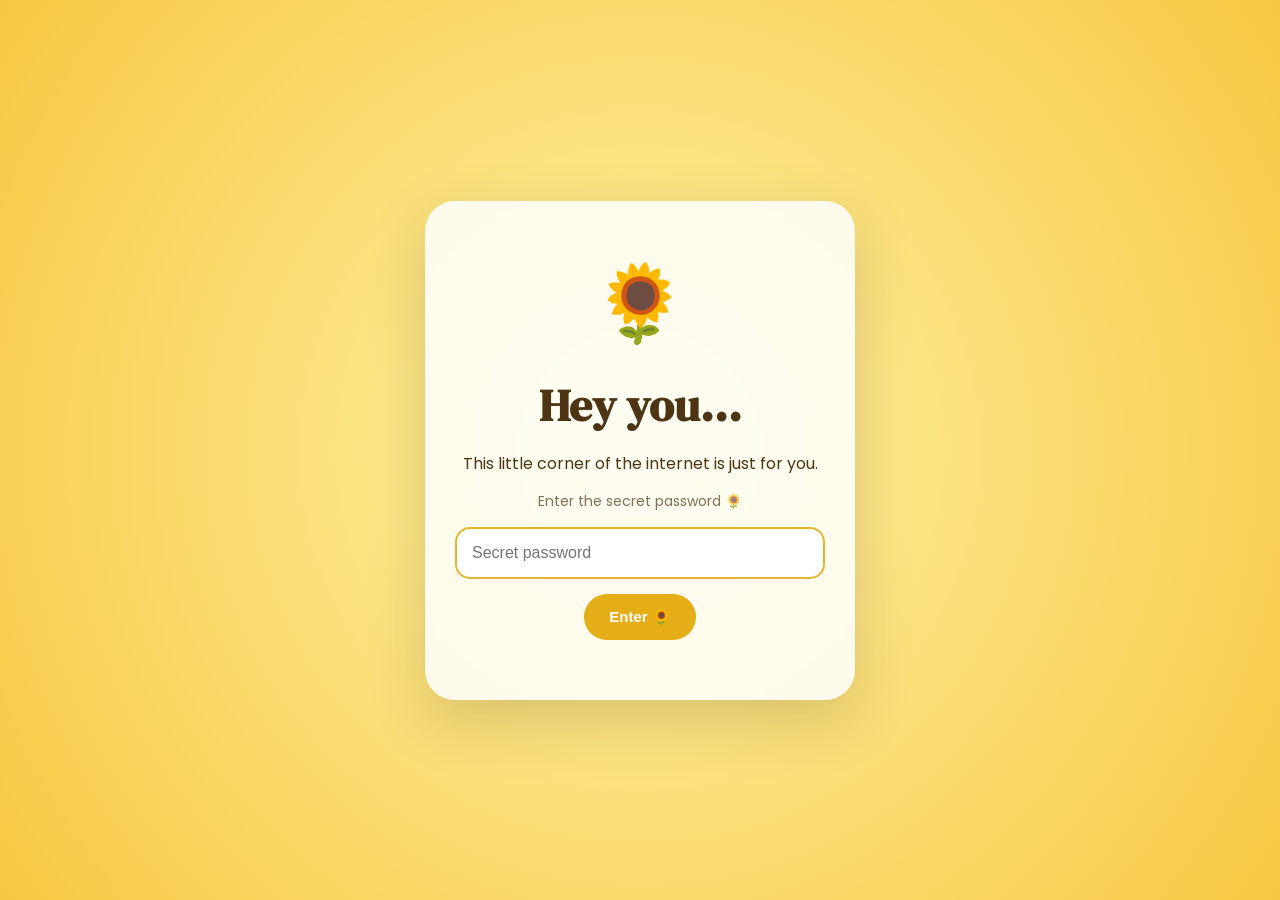
<file: index.html>
<!DOCTYPE html>
<html lang="en">
<head>
    <meta charset="UTF-8">
    <meta name="viewport" content="width=device-width, initial-scale=1.0">

    <title>A Little Sunflower For You 🌻</title>

    <link rel="stylesheet" href="style1.css">
</head>

<body>

    <!-- ================= PASSWORD SCREEN ================= -->

    <div id="passwordScreen" class="screen">

        <div class="password-card">

            <div class="sunflower">🌻</div>

            <h1>Hey you...</h1>

            <p>
                This little corner of the internet is just for you.
            </p>

            <p class="small-text">
                Enter the secret password 🌻
            </p>

            <input
                type="password"
                id="passwordInput"
                placeholder="Secret password"
            >

            <button onclick="checkPassword()">
                Enter 🌻
            </button>

            <p id="passwordError"></p>

        </div>

    </div>


    <!-- ================= MAIN WEBSITE ================= -->

    <div id="mainSite" class="hidden">

        <nav>

            <h2>🌻 For You</h2>

            <div>
                <a href="#home">Home</a>
                <a href="#gallery">Gallery</a>
                <a href="#secret">Secret</a>
            </div>

        </nav>


        <!-- HOME -->

        <section id="home" class="hero">

            <div class="sunflower-decoration">🌻</div>

            <h1>
                You found your way in. 💛
            </h1>

            <p>
                So... I made you a tiny little world.
            </p>

            <p class="subtext">
                Take your time exploring it.
            </p>

            <button onclick="scrollToSection('gallery')">
                Start exploring 🌻
            </button>

        </section>


        <!-- GALLERY -->

        <section id="gallery" class="section">

            <h2>📸 Our Little Gallery</h2>

            <p class="section-intro">
                A few moments that deserve their own little corner.
            </p>

            <div class="gallery">

                <div class="photo-card">
                    <img src="Photo 1.jpeg">
                    <p>My cuteeee spidermann 💛</p>
                </div>

                <div class="photo-card">
                    <img src="Photo 2.jpg">
                    <p>This one makes me smile 🌻</p>
                </div>

                <div class="photo-card">
                    <img src="Photo 3.jpg">
                    <p>A moment worth keeping.</p>
                </div>


            </div>

        </section>


        <!-- SECRET QUIZ -->

        <section id="secret" class="section secret-section">

            <div class="secret-card">

                <div class="lock" id="lock">
                    🔒
                </div>

                <h2>
                    There's Something Hidden Here...
                </h2>

                <p>
                    But you'll have to prove you know me first. 👀
                </p>

                <button onclick="startQuiz()">
                    Unlock the secret 💌
                </button>

            </div>


            <!-- QUIZ -->

            <div id="quiz" class="quiz hidden">

                <h2 id="questionNumber">
                    Question 1
                </h2>

                <p id="questionText"></p>

                <div id="answers"></div>

                <p id="quizResult"></p>

            </div>


            <!-- SECRET MESSAGE -->

            <div id="secretMessage" class="secret-message hidden">

                <div class="sunflower-big">
                    🌻
                </div>

                <h1>You unlocked it. 💛</h1>

                <p>
                    Heyy babyyy,
                </p>

                <p>
                    I don't even know where to begin...
                </p>

                <p>
                    You have become such a special part of my life, you're my best friend,
                    one of my biggest supporters, my baby, my love, my hubby, the one person I choose to spend my life with
                    and I'm really grateful for every laugh,
                    every conversation, every silly moment,
                    and every memory we've made.
                </p>

                <p>
                    If life were a garden, I'd want you to know...
                    that you're one of the brightest flowers in mine and you'd be the sunflower I'd always and forever turn towards to
                    🌻
                </p>

                <p>
                    Thank you for being for me and for being you.
                </p>

                <p class="signature">
                    — Love, Your cuteee mama 💛
                </p>

            </div>

        </section>


        <footer>
            Made with sunshine & lotss of love 🌻
        </footer>

    </div>


    <script src="script1.js"></script>

</body>
</html>
</file>
<file: style1.css>
@import url('https://fonts.googleapis.com/css2?family=DM+Serif+Display&family=Poppins:wght@300;400;500;600&display=swap');


/* ================= GENERAL ================= */

* {
    box-sizing: border-box;
    margin: 0;
    padding: 0;
}

html {
    scroll-behavior: smooth;
}

body {
    font-family: 'Poppins', sans-serif;

    background:
        radial-gradient(circle at top, #fff8cf, transparent 40%),
        #fffdf1;

    color: #4d3514;
}


/* ================= PASSWORD ================= */

.screen {
    min-height: 100vh;

    display: flex;
    justify-content: center;
    align-items: center;

    background:
        radial-gradient(circle, #fff3a6, #f7c843);

    padding: 20px;
}

.password-card {

    width: 90%;
    max-width: 430px;

    padding: 45px 30px;

    text-align: center;

    background: rgba(255,255,255,0.85);

    border-radius: 30px;

    box-shadow:
        0 20px 60px rgba(80,50,0,0.2);

    backdrop-filter: blur(10px);
}

.sunflower {
    font-size: 75px;

    animation:
        floating 3s ease-in-out infinite;
}

.password-card h1 {
    font-family: 'DM Serif Display', serif;

    font-size: 45px;

    margin: 15px 0;
}

.password-card p {
    margin-bottom: 15px;
}

.small-text {
    font-size: 14px;
    opacity: 0.7;
}

input {

    width: 100%;

    padding: 15px;

    border: 2px solid #e4b52e;

    border-radius: 15px;

    font-size: 16px;

    outline: none;

    margin-bottom: 15px;
}

button {

    border: none;

    padding: 14px 25px;

    border-radius: 30px;

    background: #e5ad16;

    color: white;

    font-size: 15px;

    font-weight: 600;

    cursor: pointer;

    transition: 0.3s;
}

button:hover {

    transform: translateY(-3px);

    background: #c99000;
}

#passwordError {

    color: #c0392b;

    margin-top: 10px;
}


/* ================= NAVBAR ================= */

nav {

    position: sticky;

    top: 0;

    z-index: 10;

    display: flex;

    justify-content: space-between;

    align-items: center;

    padding: 18px 7%;

    background: rgba(255,253,241,0.9);

    backdrop-filter: blur(10px);

    border-bottom: 1px solid #f0d675;
}

nav h2 {

    font-family: 'DM Serif Display', serif;

    color: #c58d00;
}

nav a {

    text-decoration: none;

    color: #604512;

    margin-left: 20px;

    font-size: 14px;

    font-weight: 500;
}


/* ================= HERO ================= */

.hero {

    min-height: 90vh;

    display: flex;

    flex-direction: column;

    justify-content: center;

    align-items: center;

    text-align: center;

    padding: 30px;
}

.sunflower-decoration {

    font-size: 100px;

    animation:
        floating 3s ease-in-out infinite;
}

.hero h1 {

    font-family: 'DM Serif Display', serif;

    font-size: clamp(40px, 7vw, 75px);

    margin: 20px 0;

    color: #5b3b09;
}

.hero p {

    font-size: 20px;

    margin-bottom: 10px;
}

.subtext {

    opacity: 0.6;

    margin-bottom: 30px !important;
}


/* ================= SECTIONS ================= */

.section {

    padding: 100px 7%;

    text-align: center;
}

.section h2 {

    font-family: 'DM Serif Display', serif;

    font-size: 45px;

    margin-bottom: 15px;
}

.section-intro {

    margin-bottom: 45px;

    opacity: 0.7;
}


/* ================= GALLERY ================= */

.gallery {

    max-width: 1000px;

    margin: auto;

    display: grid;

    grid-template-columns:
        repeat(auto-fit, minmax(220px, 1fr));

    gap: 25px;
}

.photo-card {

    background: white;

    padding: 12px;

    border-radius: 20px;

    box-shadow:
        0 10px 30px rgba(80,50,0,0.12);

    transition: 0.3s;
}

.photo-card:hover {

    transform:
        translateY(-8px)
        rotate(1deg);
}

.photo-card img {

    width: 100%;

    height: 270px;

    object-fit: cover;

    border-radius: 15px;
}

.photo-card p {

    padding: 15px 5px 8px;

    font-size: 14px;
}


/* ================= SECRET SECTION ================= */

.secret-section {

    min-height: 100vh;

    background:
        linear-gradient(
            135deg,
            #fff7b5,
            #fffdf1
        );
}

.secret-card {

    max-width: 550px;

    margin: auto;

    padding: 45px 30px;

    background: white;

    border-radius: 30px;

    box-shadow:
        0 20px 50px rgba(80,50,0,0.12);
}

.lock {

    font-size: 65px;

    margin-bottom: 20px;
}

.secret-card p {

    margin-bottom: 25px;

    opacity: 0.75;
}


/* ================= QUIZ ================= */

.quiz {

    max-width: 600px;

    margin: 40px auto;

    padding: 35px;

    background: white;

    border-radius: 25px;

    box-shadow:
        0 15px 40px rgba(80,50,0,0.12);
}

.quiz h2 {

    font-size: 20px;

    margin-bottom: 20px;
}

#questionText {

    font-size: 21px;

    font-weight: 500;

    margin-bottom: 25px;
}

.answer {

    display: block;

    width: 100%;

    margin: 10px 0;

    background: #fff4b8;

    color: #543c0b;

    border: 2px solid #efd46a;
}

.answer:hover {

    background: #f4d34d;
}

#quizResult {

    margin-top: 20px;

    font-weight: 600;
}


/* ================= SECRET MESSAGE ================= */

.secret-message {

    max-width: 700px;

    margin: 60px auto;

    padding: 50px 35px;

    background: white;

    border-radius: 30px;

    box-shadow:
        0 20px 60px rgba(80,50,0,0.15);

    text-align: left;
}

.secret-message h1 {

    font-family: 'DM Serif Display', serif;

    text-align: center;

    font-size: 45px;

    margin-bottom: 30px;
}

.secret-message p {

    margin: 20px 0;

    line-height: 1.9;
}

.sunflower-big {

    text-align: center;

    font-size: 80px;
}

.signature {

    text-align: right;

    font-family: 'DM Serif Display', serif;

    font-size: 25px;
}


/* ================= FOOTER ================= */

footer {

    text-align: center;

    padding: 40px;

    background: #f4d34d;

    font-size: 14px;
}


/* ================= HIDDEN ================= */

.hidden {

    display: none !important;
}


/* ================= ANIMATION ================= */

@keyframes floating {

    0%, 100% {
        transform: translateY(0);
    }

    50% {
        transform: translateY(-10px);
    }
}


/* ================= MOBILE ================= */

@media (max-width: 600px) {

    nav {

        flex-direction: column;

        gap: 10px;
    }

    nav a {

        margin: 0 7px;
    }

    .section {

        padding: 70px 20px;
    }

    .section h2 {

        font-size: 36px;
    }

}
</file>
